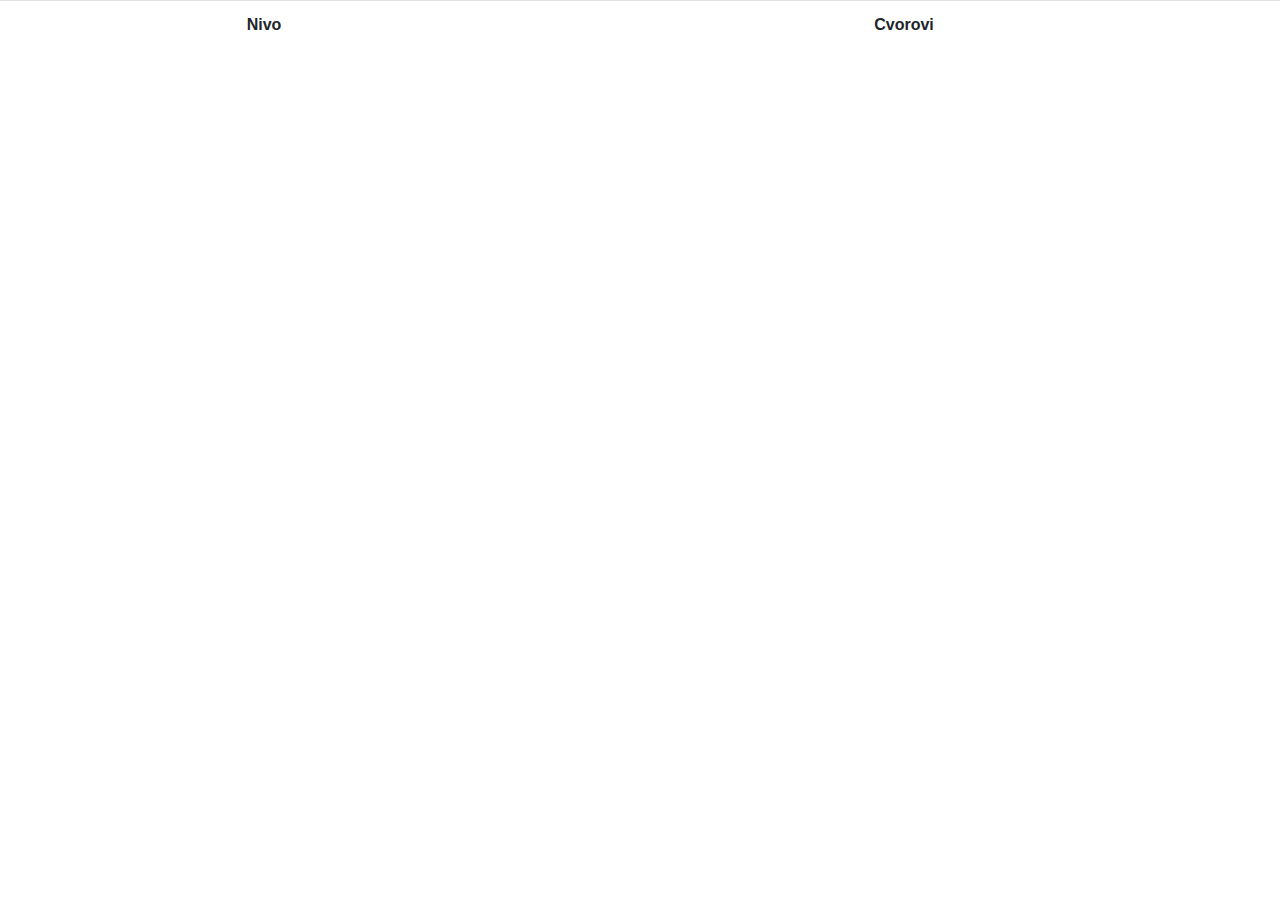
<file: breadth/index.html>
<!doctype html>
<html lang="en">
  <head>
    <meta charset="utf-8">
    <meta name="viewport" content="width=device-width, initial-scale=1, shrink-to-fit=no">    
    <link rel="stylesheet" href="https://stackpath.bootstrapcdn.com/bootstrap/4.3.1/css/bootstrap.min.css" integrity="sha384-ggOyR0iXCbMQv3Xipma34MD+dH/1fQ784/j6cY/iJTQUOhcWr7x9JvoRxT2MZw1T" crossorigin="anonymous">
    <title>Title</title>
  </head>
  <body>

    <table class="table text-center">
        <tr>
            <th>Nivo</th>
            <th>Cvorovi</th>
        </tr>

    </table>

    
    <script src="https://code.jquery.com/jquery-3.3.1.slim.min.js" integrity="sha384-q8i/X+965DzO0rT7abK41JStQIAqVgRVzpbzo5smXKp4YfRvH+8abtTE1Pi6jizo" crossorigin="anonymous"></script>
    <script src="https://cdnjs.cloudflare.com/ajax/libs/popper.js/1.14.7/umd/popper.min.js" integrity="sha384-UO2eT0CpHqdSJQ6hJty5KVphtPhzWj9WO1clHTMGa3JDZwrnQq4sF86dIHNDz0W1" crossorigin="anonymous"></script>
    <script src="https://stackpath.bootstrapcdn.com/bootstrap/4.3.1/js/bootstrap.min.js" integrity="sha384-JjSmVgyd0p3pXB1rRibZUAYoIIy6OrQ6VrjIEaFf/nJGzIxFDsf4x0xIM+B07jRM" crossorigin="anonymous"></script>
    <script src="./script.js"></script>
  </body>
</html>
</file>
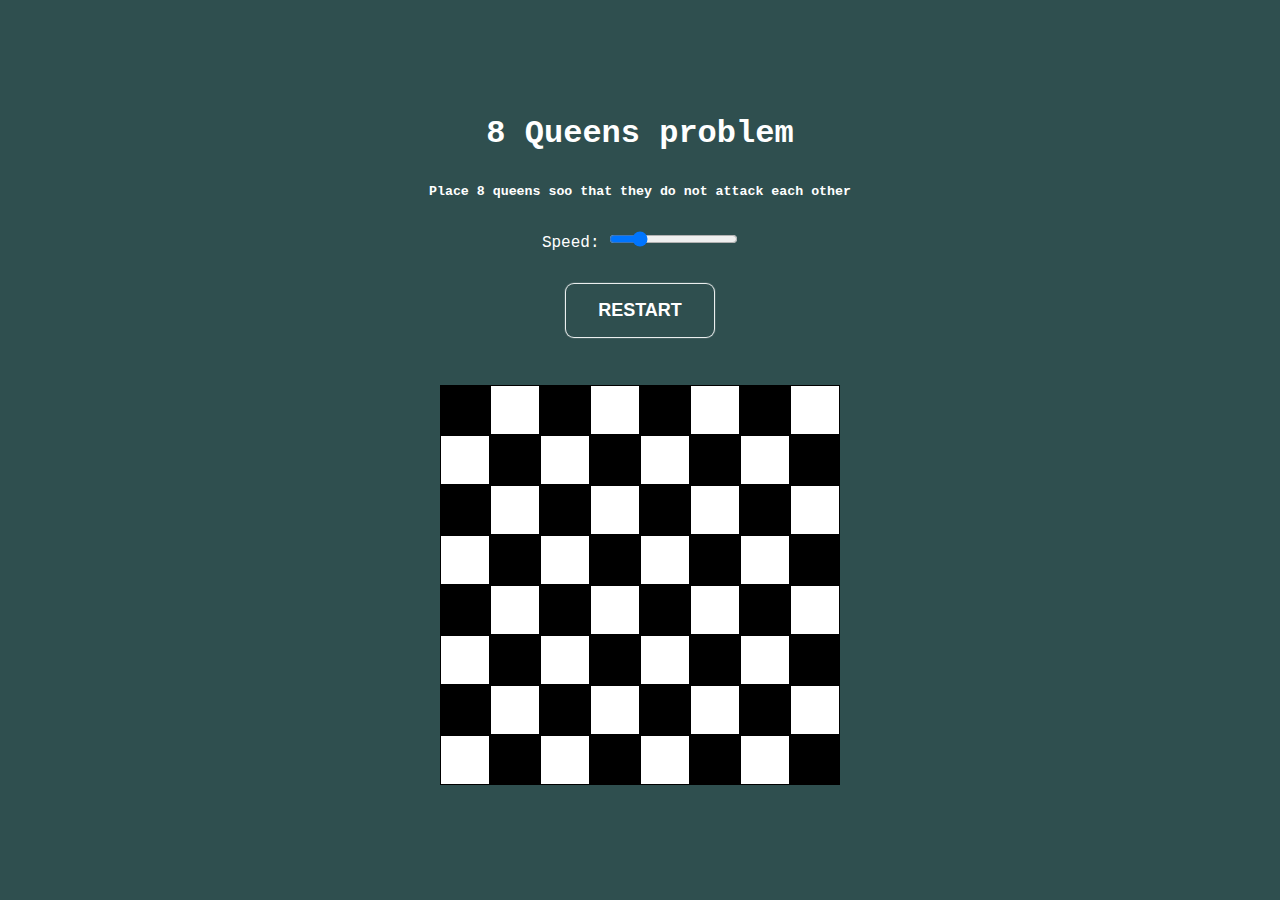
<file: chess/index.html>
<!DOCTYPE html>
<html lang="en">
  <head>
    <meta charset="utf-8" />
    <meta name="viewport" content="width=device-width, initial-scale=1" />
    <title>Problem kraljica</title>
    <link rel="stylesheet" href="style.css" />
  </head>
  <body>
    <script src="./scripts/Chess.js" defer></script>
    <script src="./scripts/index.js" defer></script>
    <div class="container">
      <div class="chess">
        <div class="row">
          <div class="field"></div>
          <div class="field"></div>
          <div class="field"></div>
          <div class="field"></div>
          <div class="field"></div>
          <div class="field"></div>
          <div class="field"></div>
          <div class="field"></div>
        </div>
        <div class="row">
          <div class="field"></div>
          <div class="field"></div>
          <div class="field"></div>
          <div class="field"></div>
          <div class="field"></div>
          <div class="field"></div>
          <div class="field"></div>
          <div class="field"></div>
        </div>
        <div class="row">
          <div class="field"></div>
          <div class="field"></div>
          <div class="field"></div>
          <div class="field"></div>
          <div class="field"></div>
          <div class="field"></div>
          <div class="field"></div>
          <div class="field"></div>
        </div>
        <div class="row">
          <div class="field"></div>
          <div class="field"></div>
          <div class="field"></div>
          <div class="field"></div>
          <div class="field"></div>
          <div class="field"></div>
          <div class="field"></div>
          <div class="field"></div>
        </div>
        <div class="row">
          <div class="field"></div>
          <div class="field"></div>
          <div class="field"></div>
          <div class="field"></div>
          <div class="field"></div>
          <div class="field"></div>
          <div class="field"></div>
          <div class="field"></div>
        </div>
        <div class="row">
          <div class="field"></div>
          <div class="field"></div>
          <div class="field"></div>
          <div class="field"></div>
          <div class="field"></div>
          <div class="field"></div>
          <div class="field"></div>
          <div class="field"></div>
        </div>
        <div class="row">
          <div class="field"></div>
          <div class="field"></div>
          <div class="field"></div>
          <div class="field"></div>
          <div class="field"></div>
          <div class="field"></div>
          <div class="field"></div>
          <div class="field"></div>
        </div>
        <div class="row">
          <div class="field"></div>
          <div class="field"></div>
          <div class="field"></div>
          <div class="field"></div>
          <div class="field"></div>
          <div class="field"></div>
          <div class="field"></div>
          <div class="field"></div>
        </div>
      </div>
      <div class="info">
        <h1>8 Queens problem</h1>
        <h5>Place 8 queens soo that they do not attack each other</h5>
        <div>
          <label for="speed">Speed:</label>
          <input type="range" name="speed" id="" value="20" />
        </div>
        <button>RESTART</button>
      </div>
    </div>
  </body>
</html>
</file>
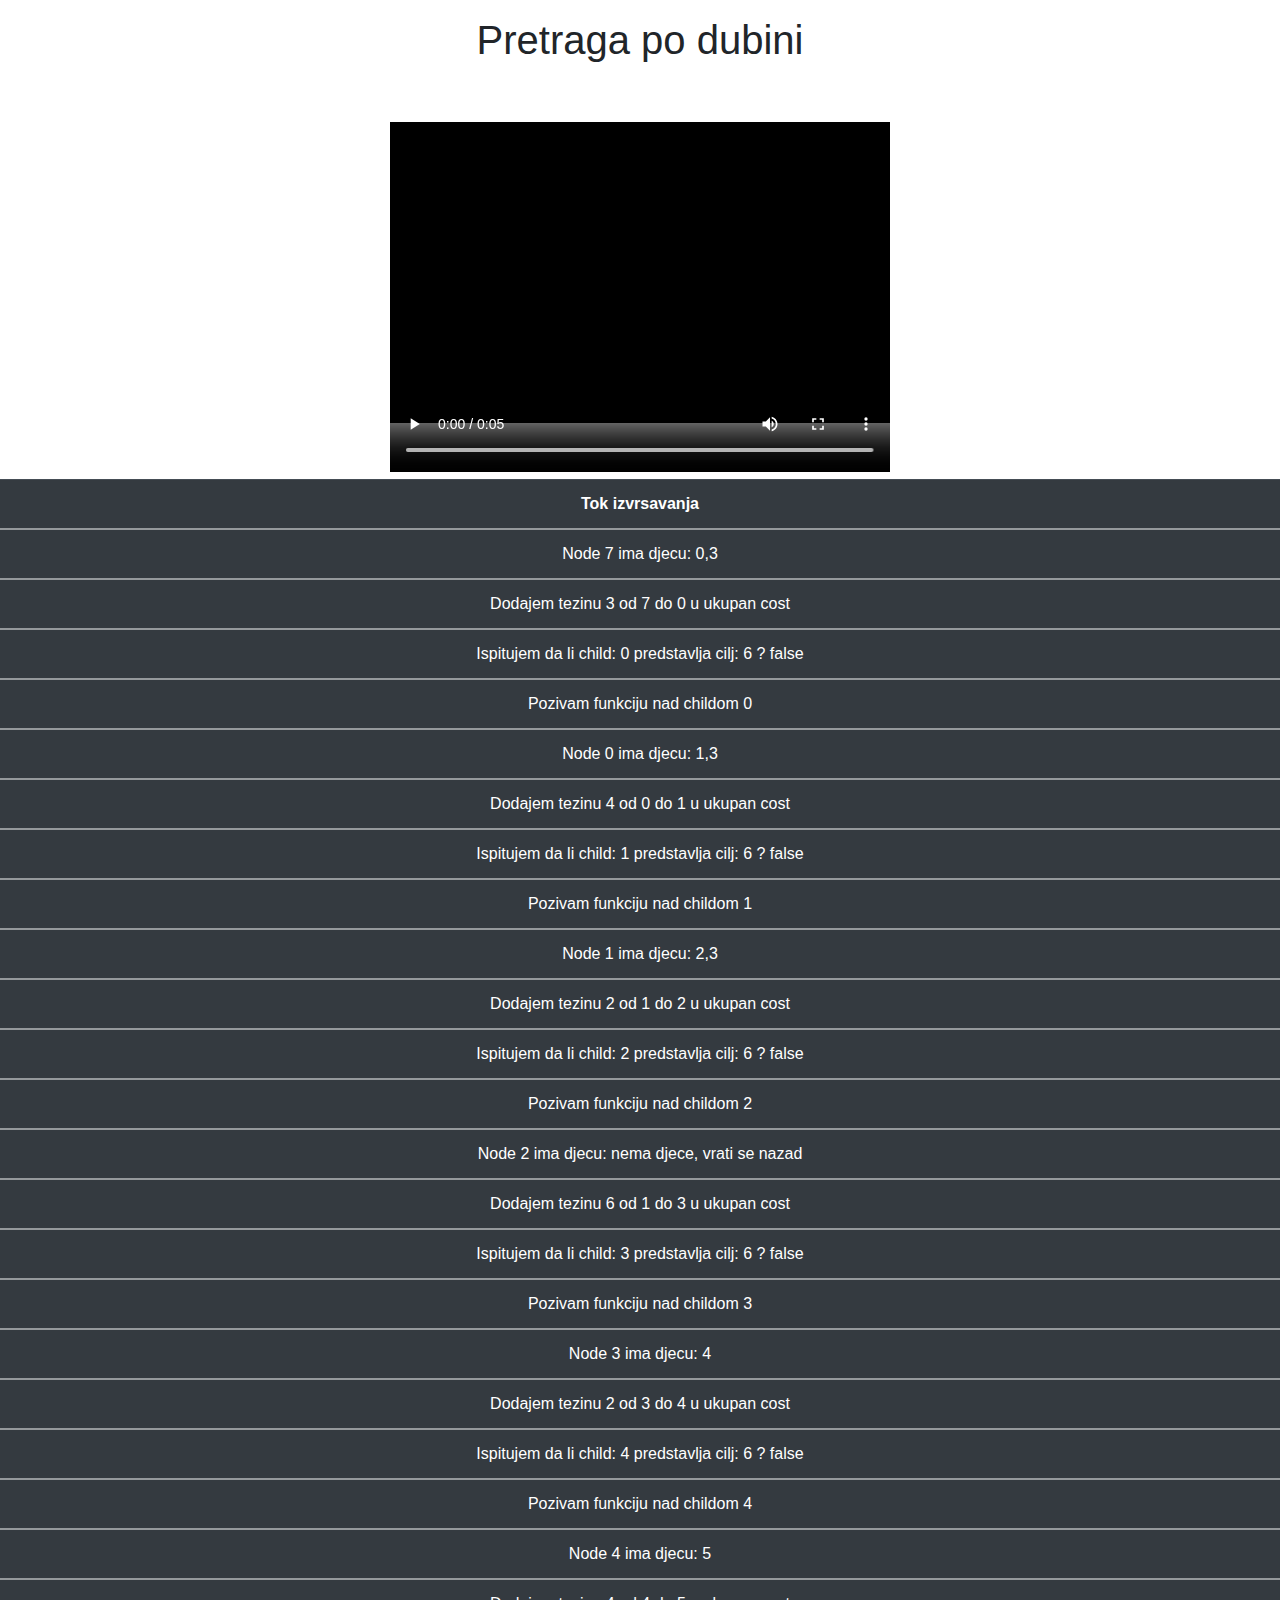
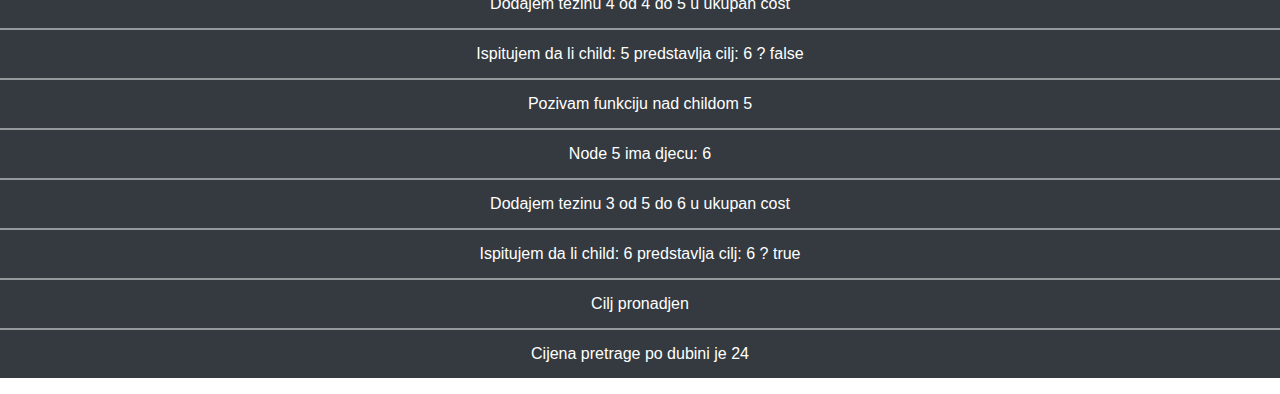
<file: depth/index.html>
<!doctype html>
<html lang="en">

<head>
  <meta charset="utf-8">
  <meta name="viewport" content="width=device-width, initial-scale=1, shrink-to-fit=no">
  <link rel="stylesheet" href="https://stackpath.bootstrapcdn.com/bootstrap/4.3.1/css/bootstrap.min.css"
    integrity="sha384-ggOyR0iXCbMQv3Xipma34MD+dH/1fQ784/j6cY/iJTQUOhcWr7x9JvoRxT2MZw1T" crossorigin="anonymous">
  <title>Title</title>
</head>

<body>

  <h1 class="display text-center mt-3">Pretraga po dubini</h1>
  <div class="text-center">
    <video id="myVideo" width="500" height="400" preload="auto" src="./resources/path.m4v" type="video/mp4" autoplay
      controls></video>
  </div>

  <div class="text-center">
    <table class="table table-dark">
      <tr><th>Tok izvrsavanja</th></tr>
      
    </table>

  </div>


  <script src="https://code.jquery.com/jquery-3.3.1.slim.min.js"
    integrity="sha384-q8i/X+965DzO0rT7abK41JStQIAqVgRVzpbzo5smXKp4YfRvH+8abtTE1Pi6jizo"
    crossorigin="anonymous"></script>
  <script src="https://cdnjs.cloudflare.com/ajax/libs/popper.js/1.14.7/umd/popper.min.js"
    integrity="sha384-UO2eT0CpHqdSJQ6hJty5KVphtPhzWj9WO1clHTMGa3JDZwrnQq4sF86dIHNDz0W1"
    crossorigin="anonymous"></script>
  <script src="https://stackpath.bootstrapcdn.com/bootstrap/4.3.1/js/bootstrap.min.js"
    integrity="sha384-JjSmVgyd0p3pXB1rRibZUAYoIIy6OrQ6VrjIEaFf/nJGzIxFDsf4x0xIM+B07jRM"
    crossorigin="anonymous"></script>
  <script src="./script.js"></script>
</body>

</html>
</file>
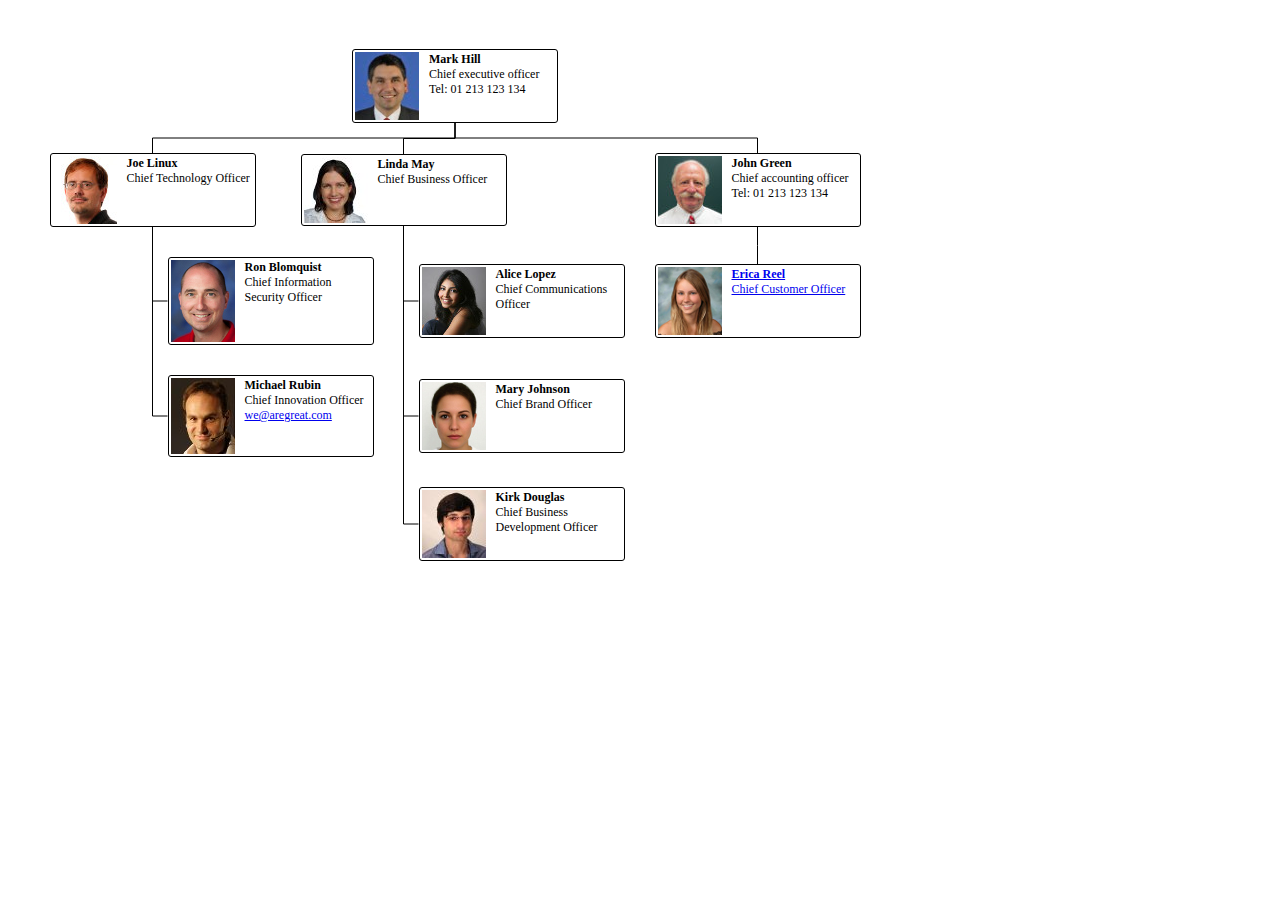
<file: Iterative depth first search/treant-js-master/examples/basic-example/index.html>
<!DOCTYPE html>
<html>
    <head>
    <meta charset="utf-8">
    <meta http-equiv="X-UA-Compatible" content="IE=edge,chrome=1">
    <meta name="viewport" content="width=device-width">
    <title> Basic example </title>
    <link rel="stylesheet" href="../../Treant.css">
    <link rel="stylesheet" href="basic-example.css">
    
</head>
<body>
    <div class="chart" id="basic-example"></div>
    <script src="../../vendor/raphael.js"></script>
    <script src="../../Treant.js"></script>
    
    <script src="basic-example.js"></script>
    <script>
        new Treant( chart_config );
    </script>
</body>
</html>
</file>
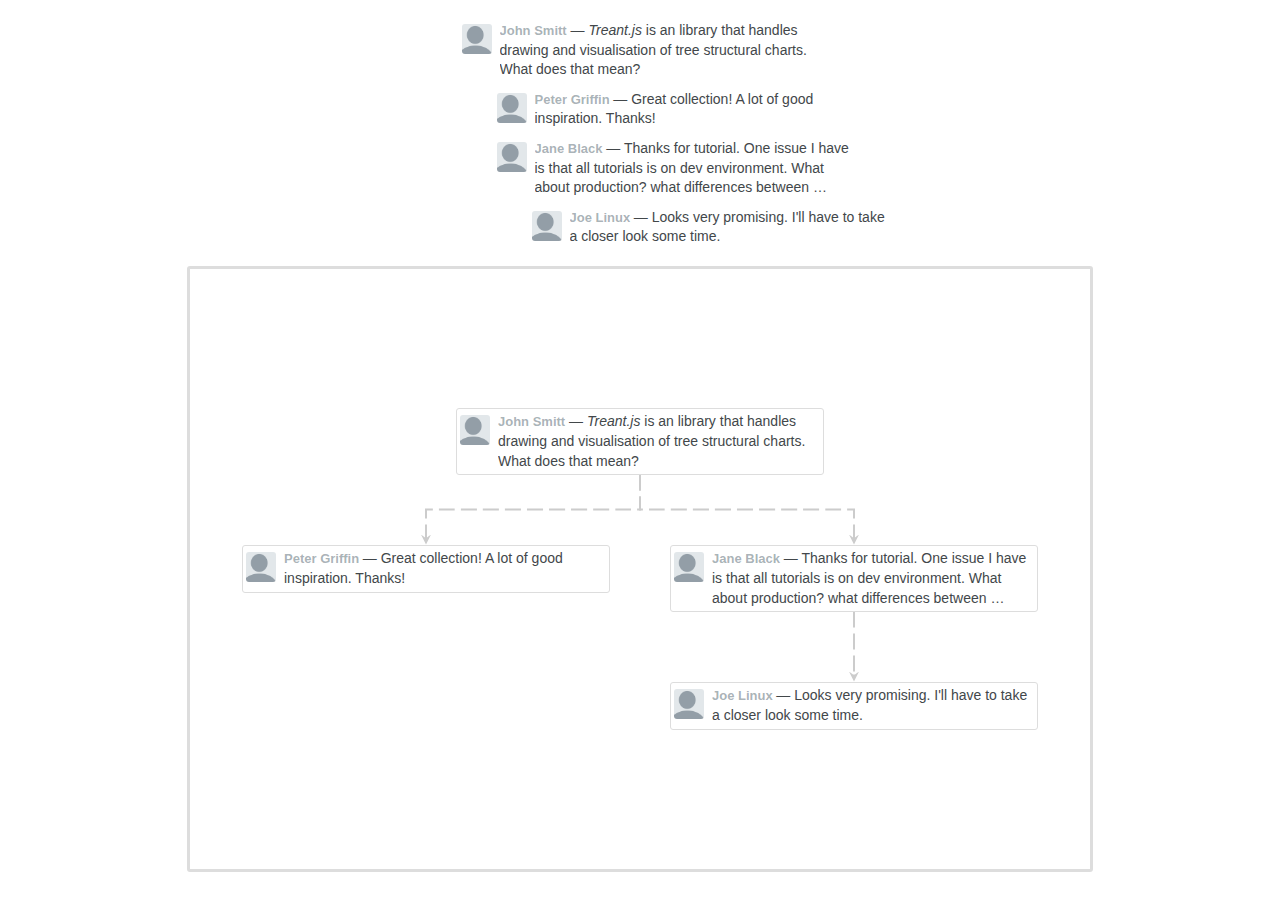
<file: Iterative depth first search/treant-js-master/examples/comments/index.html>
<!DOCTYPE html>
<html>
    <head>
    <meta charset="utf-8">
    <meta http-equiv="X-UA-Compatible" content="IE=edge,chrome=1">
    <meta name="viewport" content="width=device-width">
    <title> Comments, selector example </title>
    <link rel="stylesheet" href="../../Treant.css">
    <link rel="stylesheet" href="example8.css">

</head>
<body>

    <div class="comments">
        <ul>
            <li>
                <div id="first-post" class="comment">
                    <img alt="Avatar" src="avatar.jpg">
                    <p>
                        <span class="user">John Smitt</span> &mdash; 
                        <span class="line-truncate">
                            <em>Treant.js</em> is an library that handles drawing and visualisation of tree structural charts. What does that mean?
                        </span>
                    </p>
                </div>
                <ul>
                    <li>
                        <div id="first-reply" class="comment">
                            <img alt="Avatar" src="avatar.jpg">
                            <p>
                                <span class="user"> Peter Griffin </span> &mdash; 
                                <span class="line-truncate">
                                    Great collection! A lot of good inspiration. Thanks!
                                </span>
                            </p>
                        </div>
                    </li>
                    <li>
                        <div id="second-reply" class="comment">
                            <img alt="Avatar" src="avatar.jpg">
                            <p>
                                <span class="user">Jane Black</span> &mdash; 
                                <span class="line-truncate">
                                    Thanks for tutorial. One issue I have is that all tutorials is on dev environment. What about production? what differences between …
                                </span>
                            </p>
                        </div>
                        <ul>
                            <li>
                                <div id="second-reply-reply" class="comment">
                                    <img alt="Avatar" src="avatar.jpg">
                                    <p>
                                        <span class="user"> Joe Linux </span> &mdash; 
                                        <span class="line-truncate">
                                            Looks very promising. I'll have to take a closer look some time.
                                        </span>
                                    </p>
                                </div>
                            </li>
                        </ul>
                    </li>
                </ul>
            </li>
        </ul>
    </div>

    <div class="chart" id="OrganiseChart8"></div>
    
    <script src="../../vendor/raphael.js"></script>
    <script src="../../Treant.js"></script>

    
    <script src="example8.js"></script>
    <script>
        new Treant( tree_structure );
    </script>
</body>
</html>
</file>
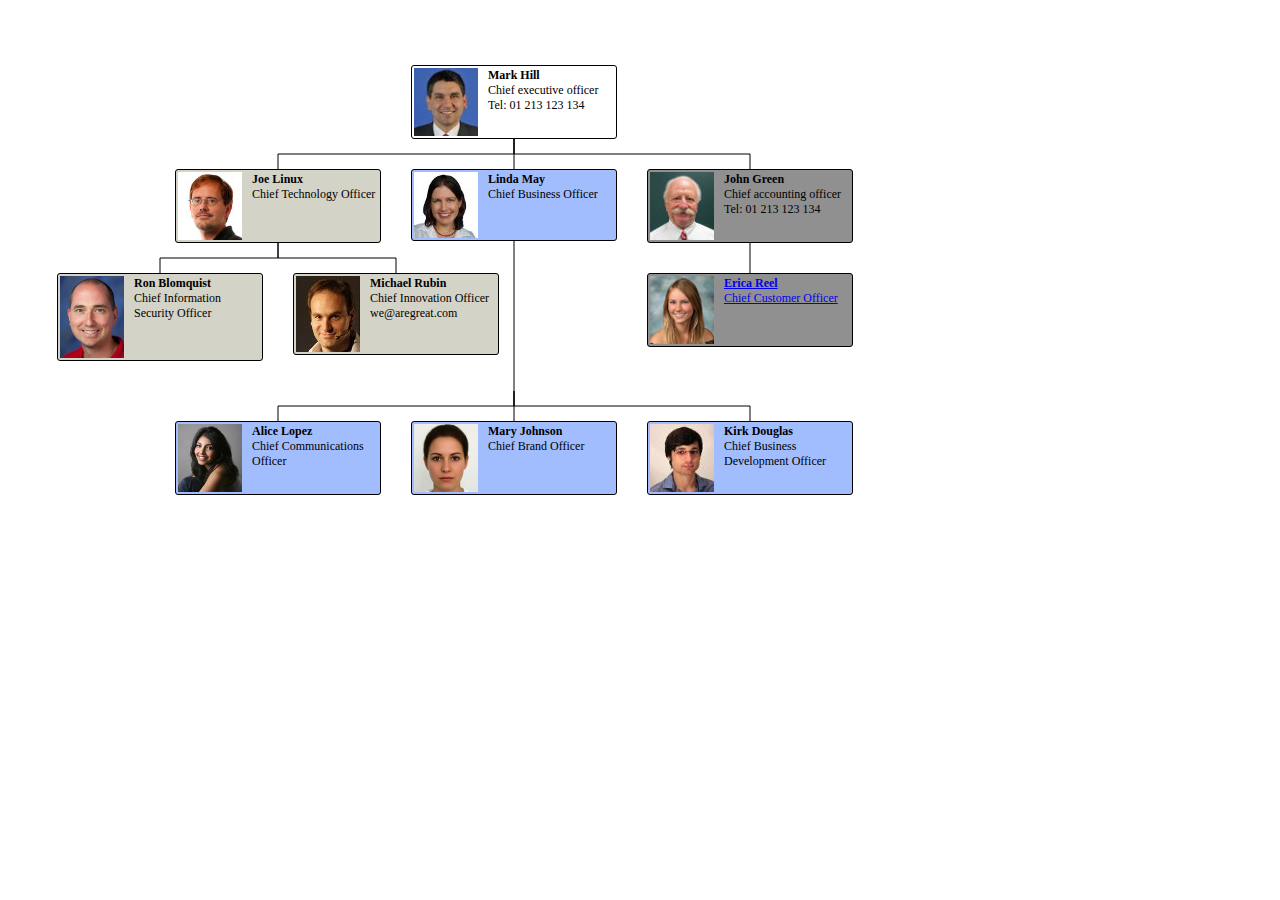
<file: Iterative depth first search/treant-js-master/examples/custom-colored/index.html>
<!DOCTYPE html>
<html>
    <head>
    <meta charset="utf-8">
    <meta http-equiv="X-UA-Compatible" content="IE=edge,chrome=1">
    <meta name="viewport" content="width=device-width">
    <title> Custom colored example </title>
    <link rel="stylesheet" href="../../Treant.css">
    <link rel="stylesheet" href="custom-colored.css">
    
</head>
<body>
    <div class="chart" id="custom-colored"> --@-- </div>
    <script src="../../vendor/raphael.js"></script>
    <script src="../../Treant.js"></script>
    
    <script src="custom-colored.js"></script>
    <script>
        new Treant( chart_config );
    </script>
</body>
</html>
</file>
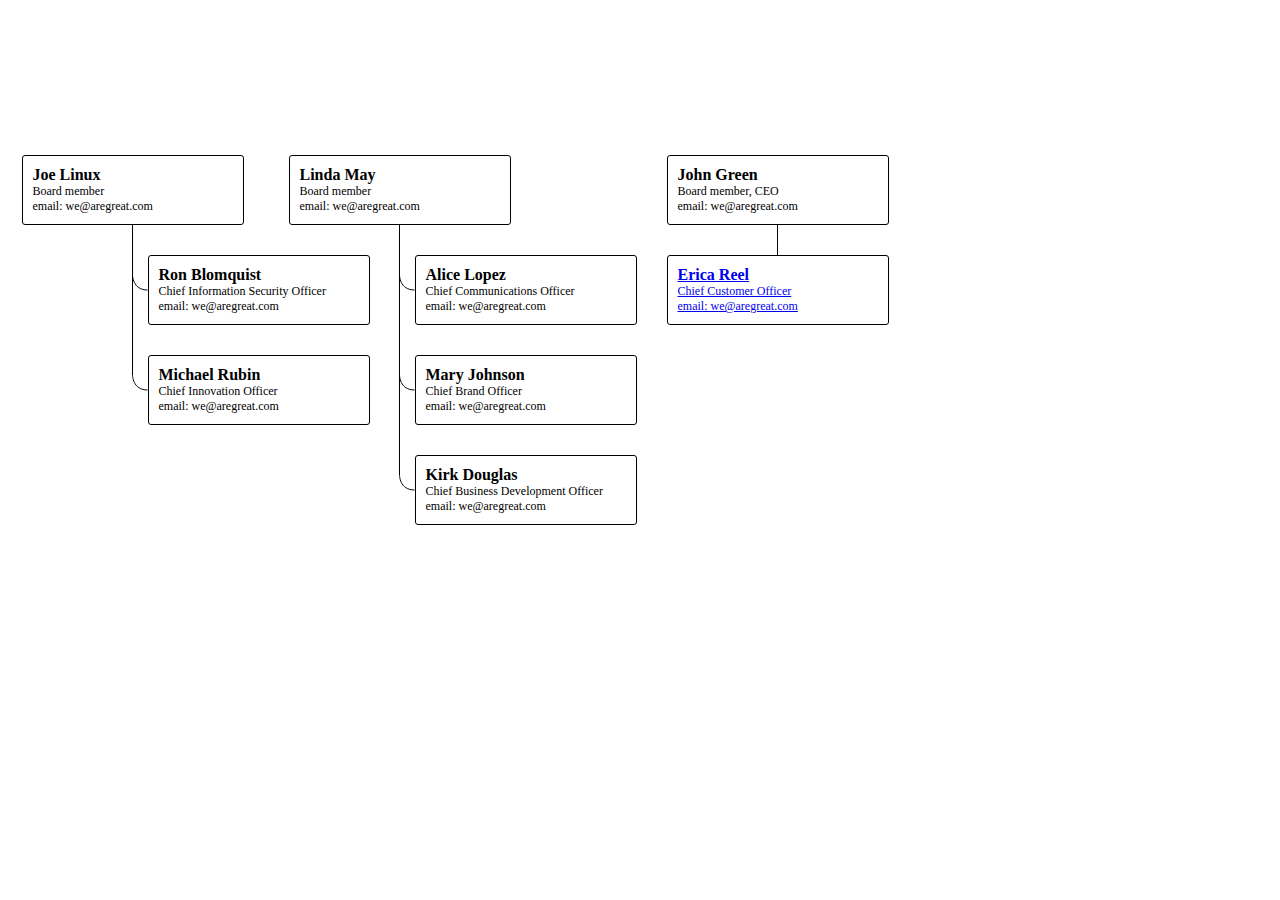
<file: Iterative depth first search/treant-js-master/examples/no-parent/index.html>
<!DOCTYPE html>
<html>
    <head>
    <meta charset="utf-8">
    <meta http-equiv="X-UA-Compatible" content="IE=edge,chrome=1">
    <meta name="viewport" content="width=device-width">
    <title> Chart example 1 </title>
    <link rel="stylesheet" href="../../Treant.css">
    <link rel="stylesheet" href="no-parent.css">
    
</head>
<body>
    <div class="chart" id="OrganiseChart1"></div>
    <script src="../../vendor/raphael.js"></script>
    <script src="../../Treant.js"></script>
    
    <script src="no-parent.js"></script>
    <script>
        new Treant(ALTERNATIVE);
    </script>
</body>
</html>
</file>
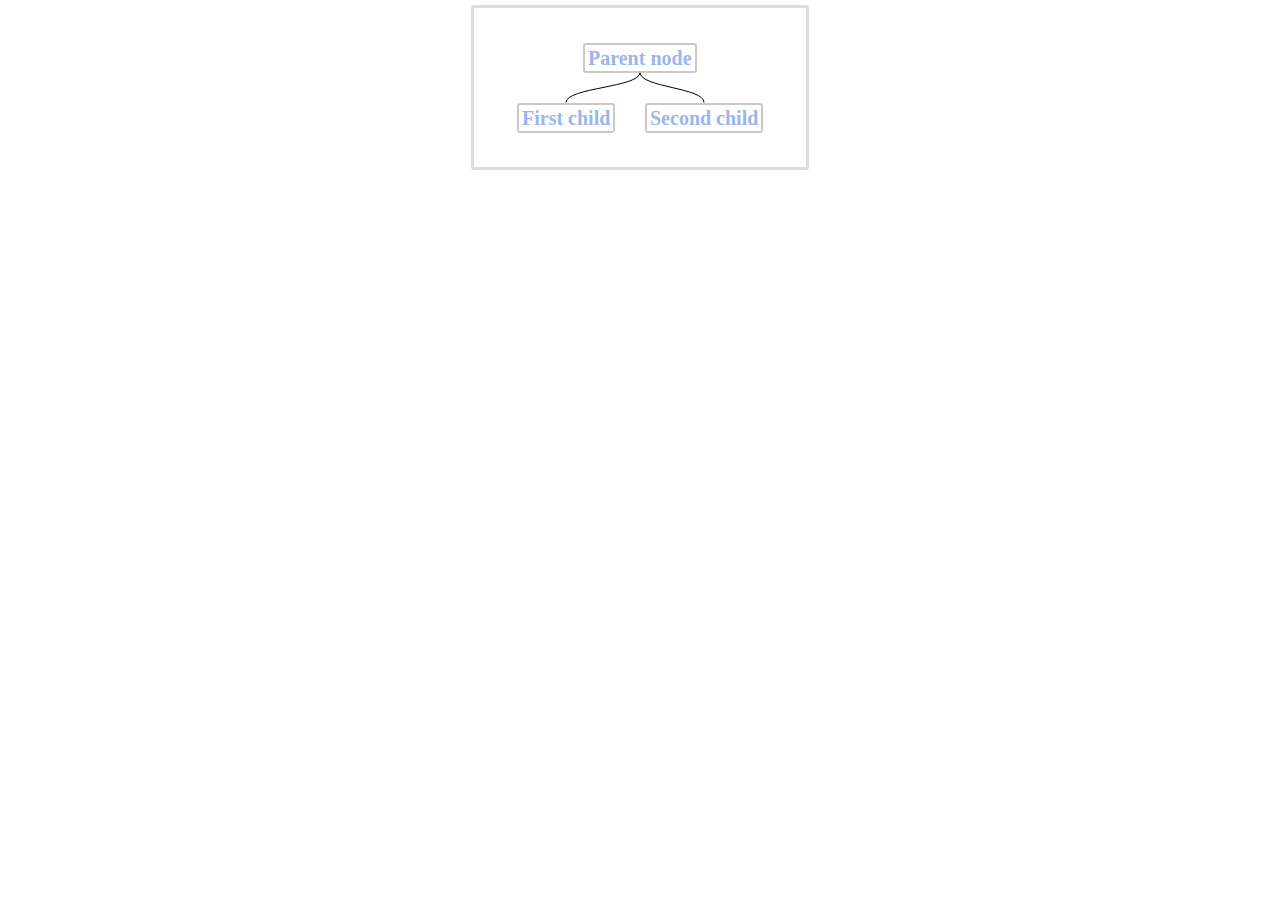
<file: Iterative depth first search/treant-js-master/examples/super-simple/index.html>
<!DOCTYPE html>
<html>
    <head>
    <meta charset="utf-8">
    <meta http-equiv="X-UA-Compatible" content="IE=edge,chrome=1">
    <meta name="viewport" content="width=device-width">
	<title> Chart emulation </title>
	<link rel="stylesheet" href="../../Treant.css">
	<link rel="stylesheet" href="super-simple.css">
</head>
<body>
	<div class="chart" id="OrganiseChart-simple">
	</div>
	
	<script src="../../vendor/raphael.js"></script>
	<script src="../../Treant.js"></script>
	<script src="super-simple.js"></script>

	<script>
		new Treant( simple_chart_config );
	</script>

</body>
</html>
</file>
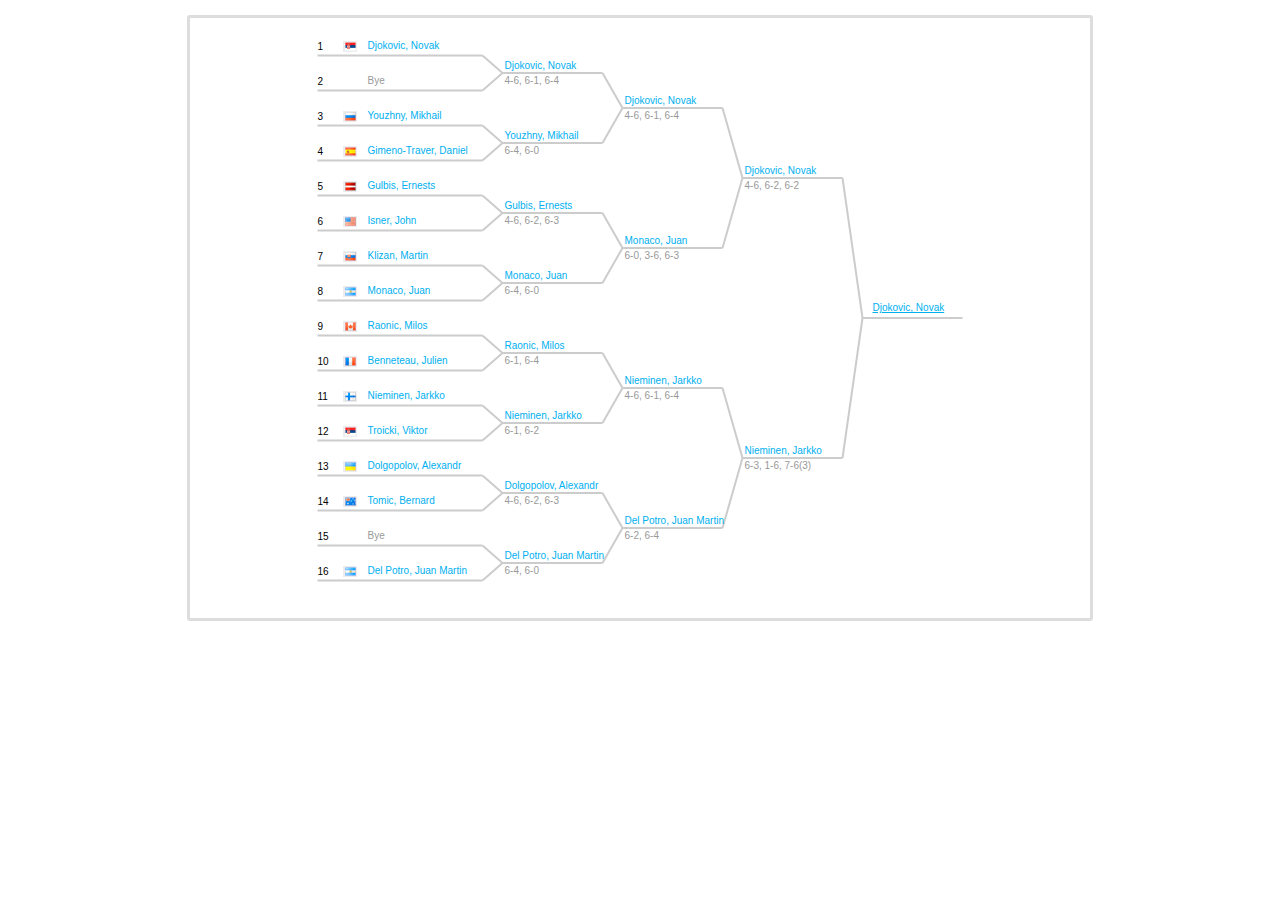
<file: Iterative depth first search/treant-js-master/examples/tennis-draw/index.html>
<!DOCTYPE html>
<html>
    <head>
    <meta charset="utf-8">
    <meta http-equiv="X-UA-Compatible" content="IE=edge,chrome=1">
    <meta name="viewport" content="width=device-width">
    <title> Tennis draw example </title>
    <link rel="stylesheet" href="../../Treant.css">
    <link rel="stylesheet" href="example7.css">
    
</head>
<body>
    <div class="chart" id="OrganiseChart6"></div>
    <script src="../../vendor/raphael.js"></script>
    <script src="../../Treant.js"></script>
    
    <script src="example7.js"></script>
    <script>
       new Treant( tree_structure );
    </script>
</body>
</html>
</file>
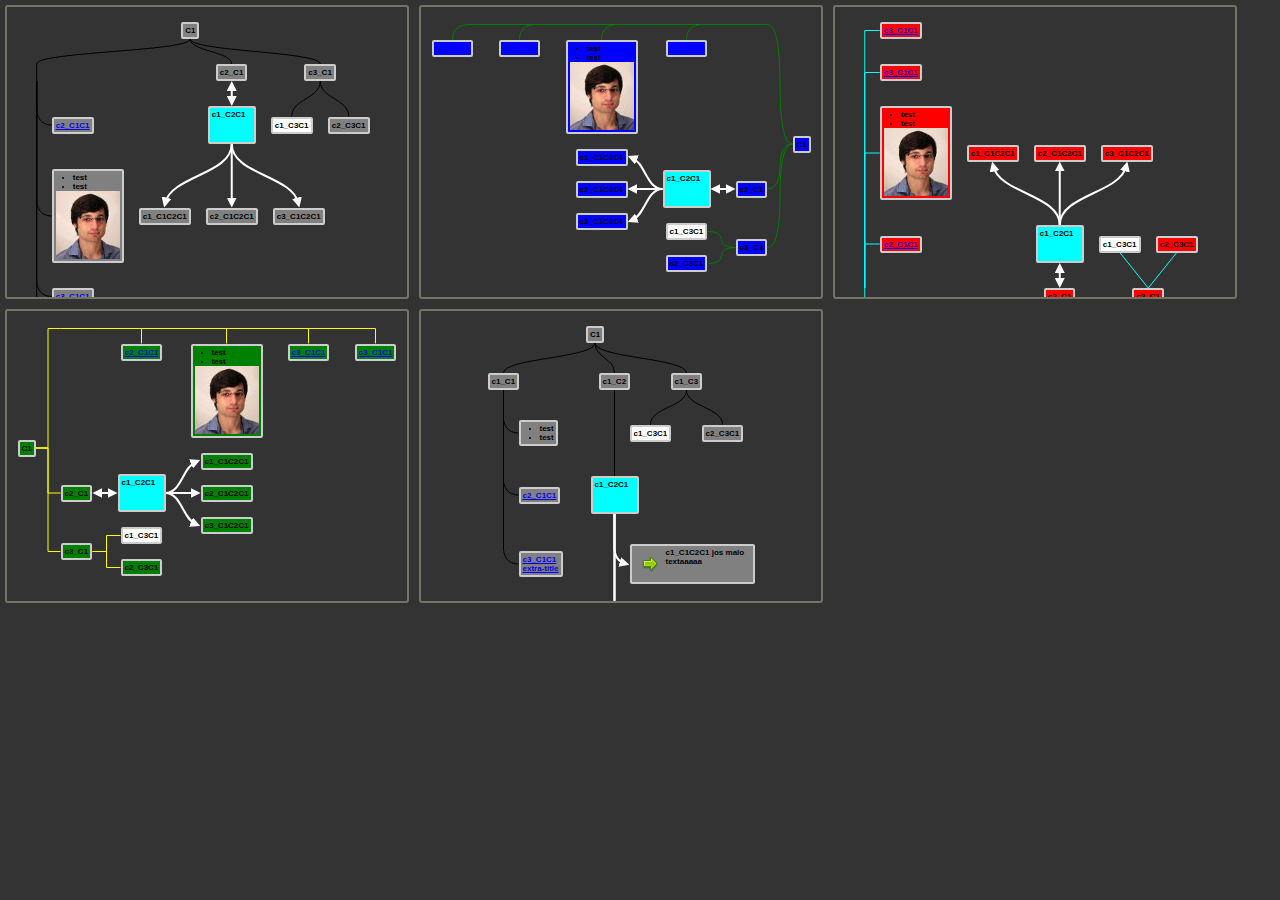
<file: Iterative depth first search/treant-js-master/examples/test_ground/index.html>
<!DOCTYPE html>
<html>
    <head>
    <meta charset="utf-8">
    <meta http-equiv="X-UA-Compatible" content="IE=edge,chrome=1">
    <meta name="viewport" content="width=device-width">
	<title> Chart emulation </title>
	<link rel="stylesheet" href="../../Treant.css">
	<link rel="stylesheet" href="index.css">
	
	<link rel="stylesheet" href="../../vendor/perfect-scrollbar/perfect-scrollbar.css">
	
</head>
<body>
	<div class="chart" id="OrganiseChart1">
		<a href="http://www.treant-js.com/"></a>
	</div>
	<div class="chart" id="OrganiseChart2"></div>
	<div class="chart" id="OrganiseChart3"></div>
	<div class="chart" id="OrganiseChart4"></div>
	<div class="chart" id="OrganiseChart5"></div>
	
	<script src="../../vendor/jquery.min.js"></script>
    <script src="../../vendor/jquery.mousewheel.js"></script>
    <script src="../../vendor/perfect-scrollbar/perfect-scrollbar.js"></script>
	
	<script src="../../vendor/raphael.js"></script>
	
	<script src="../../Treant.js"></script>
	<script src="example_configs.js"></script>

	<script>

		var UTIL = {
			inheritAttrs: function(me, from) {

				for (var attr in from) {
					if(typeof from[attr] !== 'function') {
						if(me[attr] instanceof Object && from[attr] instanceof Object) {

							this.inheritAttrs( me[attr], from[attr] );
						} else {

							me[attr] = from[attr];
						}
					}
				}
			},

			createMerge: function(obj1, obj2) {
				var newObj = {}; 
				if(obj1) this.inheritAttrs( newObj, this.clone(obj1) ); 
				if(obj2) this.inheritAttrs( newObj, obj2 );
				return newObj;
			},

			clone: function (obj) {
				if (Object(obj) !== obj) {
					return obj;
				}
				var res = new obj.constructor();
				for (var key in obj) if (obj["hasOwnProperty"](key)) {
					res[key] = this.clone(obj[key]);
				}
				return res;
			}
		};

		var T1 = new Treant(example1);
		
		var example2 = UTIL.createMerge(
			example1, 
			{
				chart: { 
					container: "#OrganiseChart2",
					rootOrientation: "EAST",
					connectors: {
						type: 'bCurve',
						style: {
							"stroke": 'green'
						}
					},
					node: {
						HTMLclass: 'blueNode'
					}
				}
			}
		);
		var T2 = new Treant(example2);

		var example3 = UTIL.createMerge(
			example1,
			{
				chart: { 
					container: "#OrganiseChart3",
					rootOrientation: "SOUTH",
					connectors: {
						type: 'straight',
						style: {
							"stroke": 'cyan'
						}
					},
					node: {
						HTMLclass: 'redNode'
					}
				} 
			}
		);
		var T3 = new Treant(example3);

		var example4 = UTIL.createMerge(
			example1,
			{
				chart:{ 
					container: "#OrganiseChart4",
					rootOrientation: "WEST",
					connectors: {
						type: 'step',
						style: {
							"stroke": 'yellow'
						}
					},
					node: {
						HTMLclass: 'greenNode'
					}
				}
			}
		);
		var T4 = new Treant(example4);

		var T5 = new Treant(ALTERNATIVE);

	</script>

</body>
</html>
</file>
<file: chess/style.css>
* {
  padding: 0;
  margin: 0;
}

body {
  display: grid;
  place-items: center;
  min-height: 100vh;
  background-color: darkslategray;
  font-family: "Courier New", Courier, monospace;
}

.container {
  width: 80%;
  display: flex;
  gap: 3rem;
  flex-direction: column-reverse;
  justify-content: space-evenly;
  align-items: center;
}

.info {
  display: flex;
  align-items: center;
  gap: 2rem;
  flex-direction: column;
  color: white;
}

button {
  padding: 1rem 2rem;
  box-shadow: 0 0 1px 1px white;
  background-color: transparent;
  border-radius: 0.5rem;
  border: 0;
  color: white;
  font-size: large;
  font-weight: 800;
}

button:hover {
  box-shadow: 0 0 5px 5px white;
  transition: box-shadow 500ms ease;
}

.chess {
  --x: 20rem;
  height: var(--x);
  width: var(--x);
  display: grid;
  background-color: white;
  grid-template-columns: repeat(8, 1fr);
}

.row {
  display: grid;
  grid-template-rows: repeat(8, 1fr);
}

.field {
  position: relative;
  font-size: 1.5rem;
  border: 1px solid black;
  display: grid;
  place-items: center;
}

.row:nth-child(2n) .field:nth-of-type(2n) {
  background-color: black;
  color: white;
}

.row:nth-child(2n + 1) .field:nth-of-type(2n + 1) {
  background-color: black;
  color: white;
}

@media screen and (min-width: 480px) {
  .chess {
    --x: 25rem;
  }
  .field {
    font-size: 2rem;
  }
}
</file>
<file: Iterative depth first search/treant-js-master/Treant.css>
/* required LIB STYLES */
/* .Treant se automatski dodaje na svaki chart conatiner */
.Treant { position: relative; overflow: hidden; padding: 0 !important; }
.Treant > .node,
.Treant > .pseudo { position: absolute; display: block; visibility: hidden; }
.Treant.Treant-loaded .node,
.Treant.Treant-loaded .pseudo { visibility: visible; }
.Treant > .pseudo { width: 0; height: 0; border: none; padding: 0; }
.Treant .collapse-switch { width: 3px; height: 3px; display: block; border: 1px solid black; position: absolute; top: 1px; right: 1px; cursor: pointer; }
.Treant .collapsed .collapse-switch { background-color: #868DEE; }
.Treant > .node img {	border: none; float: left; }
</file>
<file: Iterative depth first search/treant-js-master/examples/basic-example/basic-example.css>
body,div,dl,dt,dd,ul,ol,li,h1,h2,h3,h4,h5,h6,pre,form,fieldset,input,textarea,p,blockquote,th,td { margin:0; padding:0; }
table { border-collapse:collapse; border-spacing:0; }
fieldset,img { border:0; }
address,caption,cite,code,dfn,em,strong,th,var { font-style:normal; font-weight:normal; }
caption,th { text-align:left; }
h1,h2,h3,h4,h5,h6 { font-size:100%; font-weight:normal; }
q:before,q:after { content:''; }
abbr,acronym { border:0; }

body { background: #fff; }
/* optional Container STYLES */
.chart { height: 600px; margin: 5px; width: 900px; }
.Treant > .node {  }
.Treant > p { font-family: "HelveticaNeue-Light", "Helvetica Neue Light", "Helvetica Neue", Helvetica, Arial, "Lucida Grande", sans-serif; font-weight: bold; font-size: 12px; }
.node-name { font-weight: bold;}

.nodeExample1 {
    padding: 2px;
    -webkit-border-radius: 3px;
    -moz-border-radius: 3px;
    border-radius: 3px;
    background-color: #ffffff;
    border: 1px solid #000;
    width: 200px;
    font-family: Tahoma;
    font-size: 12px;
}

.nodeExample1 img {
    margin-right:  10px;
}
</file>
<file: Iterative depth first search/treant-js-master/examples/comments/example8.css>
body,div,dl,dt,dd,ul,ol,li,h1,h2,h3,h4,h5,h6,pre,form,fieldset,input,textarea,p,blockquote,th,td { margin:0; padding:0; }

body { background: #fff;  font-family: "Helvetica Neue",Helvetica,Arial,sans-serif; }
/* optional Container STYLES */
.chart { height: 600px; width: 900px; margin: 5px; margin: 15px auto; border: 3px solid #DDD; border-radius: 3px; }
.comments { width: 427px; margin: 15px auto; }
.comments ul { margin-left: 35px; list-style: none; }
.comment {
    color: #333333;
    display: inline-block;
    font-size: 14px;
    margin-top: 6px;
    width: 360px;
}

.comment img {
    border-radius: 3px 3px 3px 3px;
    float: left;
    height: 30px;
    margin-right: 8px;
    margin-top: 3px;
    width: 30px;
}
.comment p {
    color: #42474A;
    font-size: 14px;
    line-height: 1.4em;
    margin-bottom: 0;
    max-height: 4.2em;
    overflow: hidden;
}

.comment .user {
    color: rgba(30, 55, 70, 0.4);
    font-size: 13px;
    font-weight: 600;
}

.Treant .comment { margin: 0; padding: 3px; border: 1px solid #ddd; border-radius: 3px; }
</file>
<file: Iterative depth first search/treant-js-master/examples/custom-colored/custom-colored.css>
body,div,dl,dt,dd,ul,ol,li,h1,h2,h3,h4,h5,h6,pre,form,fieldset,input,textarea,p,blockquote,th,td { margin:0; padding:0; }
table { border-collapse:collapse; border-spacing:0; }
fieldset,img { border:0; }
address,caption,cite,code,dfn,em,strong,th,var { font-style:normal; font-weight:normal; }
caption,th { text-align:left; }
h1,h2,h3,h4,h5,h6 { font-size:100%; font-weight:normal; }
q:before,q:after { content:''; }
abbr,acronym { border:0; }

body { background: #fff; }
/* optional Container STYLES */
.chart { height: 550px; margin: 5px; width: 900px;  }
.Treant > .node {  }
.Treant > p { font-family: "HelveticaNeue-Light", "Helvetica Neue Light", "Helvetica Neue", Helvetica, Arial, "Lucida Grande", sans-serif; font-weight: bold; font-size: 12px; }
.node-name { font-weight: bold;}

.nodeExample1 {
    padding: 2px;
    -webkit-border-radius: 3px;
    -moz-border-radius: 3px;
    border-radius: 3px;
    background-color: #ffffff;
    border: 1px solid #000;
    width: 200px;
    font-family: Tahoma;
    font-size: 12px;
}

.nodeExample1 img {
    margin-right:  10px;
}

.gray {
    background-color: #909090;
}

.light-gray {
    background-color: #D3D3C7;
}

.blue {
    background-color: #A2BDFD;
}
</file>
<file: Iterative depth first search/treant-js-master/examples/no-parent/no-parent.css>
body,div,dl,dt,dd,ul,ol,li,h1,h2,h3,h4,h5,h6,pre,form,fieldset,input,textarea,p,blockquote,th,td { margin:0; padding:0; }
table { border-collapse:collapse; border-spacing:0; }
fieldset,img { border:0; }
address,caption,cite,code,dfn,em,strong,th,var { font-style:normal; font-weight:normal; }
caption,th { text-align:left; }
h1,h2,h3,h4,h5,h6 { font-size:100%; font-weight:normal; }
q:before,q:after { content:''; }
abbr,acronym { border:0; }

body { background: #fff; }
/* optional Container STYLES */
.chart { height: 670px; margin: 5px; width: 900px;  }
.Treant > .node {  }
.Treant > p { font-family: "HelveticaNeue-Light", "Helvetica Neue Light", "Helvetica Neue", Helvetica, Arial, "Lucida Grande", sans-serif; font-weight: bold; font-size: 12px; }
.node-name { font-weight: bold; font-size: 16px;}

.nodeExample1 {
    padding: 10px;
    -webkit-border-radius: 3px;
    -moz-border-radius: 3px;
    border-radius: 3px;
    background-color: #ffffff;
    border: 1px solid #000;
    width: 200px;
    font-family: Tahoma;
    font-size: 12px;
}

.nodeExample1 img {
    margin-right:  10px;
}
</file>
<file: Iterative depth first search/treant-js-master/examples/super-simple/super-simple.css>
body,div,dl,dt,dd,ul,ol,li,h1,h2,h3,h4,h5,h6,pre,form,fieldset,input,textarea,p,blockquote,th,td { margin:0; padding:0; }


body { background: #fff; }

/* optional Container STYLES */
.chart { height: 159px; width: 332px; margin: 5px; margin: 5px auto; border: 3px solid #DDD; border-radius: 3px; }
.node { color: #9CB5ED; border: 2px solid #C8C8C8; border-radius: 3px; }
.node p { font-size: 20px; line-height: 20px; height: 20px; font-weight: bold; padding: 3px; margin: 0; }
</file>
<file: Iterative depth first search/treant-js-master/examples/tennis-draw/example7.css>
body,div,dl,dt,dd,ul,ol,li,h1,h2,h3,h4,h5,h6,pre,form,fieldset,input,textarea,p,blockquote,th,td { margin:0; padding:0; }
table { border-collapse:collapse; border-spacing:0; }
fieldset,img { border:0; }
address,caption,cite,code,dfn,em,strong,th,var { font-style:normal; font-weight:normal; }
caption,th { text-align:left; }
h1,h2,h3,h4,h5,h6 { font-size:100%; font-weight:normal; }
q:before,q:after { content:''; }
abbr,acronym { border:0; }

body { background: #fff;  font-family: "Helvetica Neue",Helvetica,Arial,sans-serif; }
/* optional Container STYLES */
.chart { height: 600px; width: 900px; margin: 5px; margin: 15px auto; border: 3px solid #DDD; border-radius: 3px; }

.tennis-draw {
    font-size: 10px;
    width: 100px;
}

.tennis-draw.winner { height: 38px; }
.tennis-draw.winner:hover { background: url('trophy.png') right 0 no-repeat; }
.tennis-draw.winner .node-name { padding-left: 10px; margin-top: 1px; display: block; }

.tennis-draw .node-name { padding: 2px; white-space: pre; color: #00AFF0; }
.tennis-draw .node-desc { padding: 2px; color: #999; }

.tennis-draw.first-draw .node-title,
.tennis-draw.first-draw .node-name,
.tennis-draw.first-draw img { position: absolute; top: -8px; }
.tennis-draw.first-draw:hover img { width: 20px; top: -12px; }

.tennis-draw.first-draw { width: 165px; height: 20px; }
.tennis-draw.first-draw img { margin: 3px 4px 0 0; left: 25px; }
.tennis-draw.first-draw .node-title { margin-top: 3px; }
.tennis-draw.first-draw .node-name { width: 113px; padding-left: 50px; }
.tennis-draw.first-draw.bye .node-name { color: #999; }
</file>
<file: Iterative depth first search/treant-js-master/examples/test_ground/index.css>
body,div,dl,dt,dd,ul,ol,li,h1,h2,h3,h4,h5,h6,pre,form,fieldset,input,textarea,p,blockquote,th,td { margin:0; padding:0; }
table { border-collapse:collapse; border-spacing:0; }
fieldset,img { border:0; }
address,caption,cite,code,dfn,em,strong,th,var { font-style:normal; font-weight:normal; }
caption,th { text-align:left; }
h1,h2,h3,h4,h5,h6 {	font-size:100%; font-weight:normal; }
q:before,q:after { content:''; }
abbr,acronym { border:0; }

body { background: #333; }

/* optional Container STYLES */
.chart { height: 290px; margin: 5px; width: 400px; border: 2px solid #727564; border-radius: 3px; float: left; }

/* optional STYLES */
.Treant > .node { font-family: "HelveticaNeue-Light", "Helvetica Neue Light", "Helvetica Neue", Helvetica, Arial, "Lucida Grande", sans-serif; font-weight: bold; font-size: 8px; }

.Treant .extra-title { font-size: 20px; }
.Treant > .node { background-color: gray; border: 2px solid #ccc; padding: 2px; border-radius: 2px; }
.Treant > .redNode { background-color: red; }
.Treant > .greenNode { background-color: green; }
.Treant > .blueNode { background-color: blue; }
.Treant > .cyan { background-color: cyan; height: 30px; width: 40px; }
/*.Treant > .cyan { background-color: cyan; height: 0; width: 0; border: 0; padding: 0; overflow: hidden; }*/
.Treant ul { padding-left: 17px; }

#NodeID { background-color: white; }
</file>
<file: Iterative depth first search/treant-js-master/vendor/perfect-scrollbar/perfect-scrollbar.css>
.ps-container .ps-scrollbar-x {
    position: absolute; /* please don't change 'position' */
    bottom: 3px; /* there must be 'bottom' for ps-scrollbar-x */
    height: 8px;
    background-color: #aaa;
    border-radius: 4px;
    -webkit-border-radius: 4px;
    -moz-border-radius: 4px;
    opacity: 0;
    filter: alpha(opacity = 0);
    -webkit-transition: opacity.2s linear;
    -moz-transition: opacity .2s linear;
    transition: opacity .2s linear;
}

.ps-container:hover .ps-scrollbar-x {
    opacity: 0.6;
    filter: alpha(opacity = 60);
}

.ps-container .ps-scrollbar-x:hover {
    opacity: 0.9;
    filter: alpha(opacity = 90);
    cursor:default;
}

.ps-container .ps-scrollbar-x.in-scrolling {
    opacity: 0.9;
    filter: alpha(opacity = 90);
}

.ps-container .ps-scrollbar-y {
    position: absolute; /* please don't change 'position' */
    right: 3px; /* there must be 'right' for ps-scrollbar-y */
    width: 8px;
    background-color: #aaa;
    border-radius: 4px;
    -webkit-border-radius: 4px;
    -moz-border-radius: 4px;
    opacity: 0;
    filter: alpha(opacity = 0);
    -webkit-transition: opacity.2s linear;
    -moz-transition: opacity .2s linear;
    transition: opacity .2s linear;
}

.ps-container:hover .ps-scrollbar-y {
    opacity: 0.6;
    filter: alpha(opacity = 60);
}

.ps-container .ps-scrollbar-y:hover {
    opacity: 0.9;
    filter: alpha(opacity = 90);
    cursor: default;
}

.ps-container .ps-scrollbar-y.in-scrolling {
    opacity: 0.9;
    filter: alpha(opacity = 90);
}
</file>
